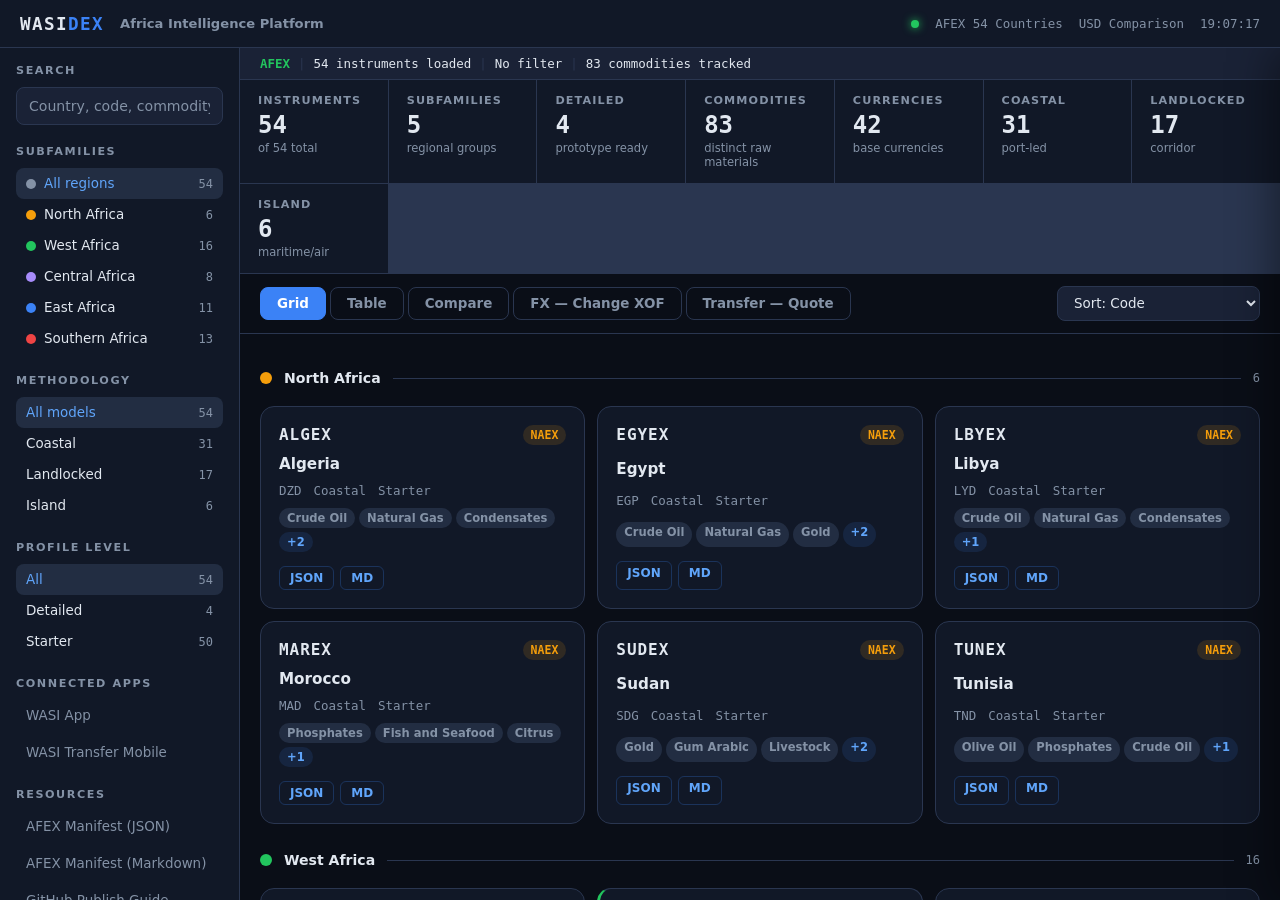
<file: index.html>
<!DOCTYPE html>
<html lang="en">

<head>
  <meta charset="UTF-8">
  <meta name="viewport" content="width=device-width, initial-scale=1.0">
  <title>WASI DEX — Africa Intelligence Platform</title>
  <meta name="description"
    content="WASI DEX is a shareable Africa intelligence website covering 54 AFEX sovereign instruments, export models, and XOF reference FX views.">
  <meta name="theme-color" content="#07131f">
  <meta property="og:title" content="WASI DEX — Africa Intelligence Platform">
  <meta property="og:description"
    content="Explore 54 African export instruments, compare regions, and review XOF reference FX logic in a GitHub-shareable WASI DEX website.">
  <meta property="og:type" content="website">
  <meta property="og:image" content="./preview-card.svg">
  <meta name="twitter:card" content="summary_large_image">
  <link rel="stylesheet" href="./styles.css">
</head>

<body>
  <nav class="topbar">
    <div class="topbar-left">
      <div class="logo">WASI<span class="logo-accent">DEX</span></div>
      <span class="topbar-label">Africa Intelligence Platform</span>
    </div>
    <div class="topbar-right">
      <span class="live-dot"></span>
      <span class="topbar-meta">AFEX 54 Countries</span>
      <span class="topbar-meta">USD Comparison</span>
      <span class="topbar-meta" id="clock"></span>
    </div>
  </nav>

  <div class="platform">
    <aside class="sidebar" id="sidebar">
      <div class="sidebar-section">
        <div class="sidebar-heading">Search</div>
        <input class="search-input" id="search-input" type="text" placeholder="Country, code, commodity...">
      </div>
      <div class="sidebar-section">
        <div class="sidebar-heading">Subfamilies</div>
        <div id="subfamily-nav"></div>
      </div>
      <div class="sidebar-section">
        <div class="sidebar-heading">Methodology</div>
        <div id="model-nav"></div>
      </div>
      <div class="sidebar-section">
        <div class="sidebar-heading">Profile Level</div>
        <div id="profile-nav"></div>
      </div>
      <div class="sidebar-section">
        <div class="sidebar-heading">Connected Apps</div>
        <a class="nav-link" href="./wasi-app.html">WASI App</a>
        <a class="nav-link" href="./wasi-transfer-app.html">WASI Transfer Mobile</a>
      </div>
      <div class="sidebar-section">
        <div class="sidebar-heading">Resources</div>
        <a class="nav-link" href="./exports/afex_all54_manifest.json" target="_blank">AFEX Manifest (JSON)</a>
        <a class="nav-link" href="./exports/afex_all54_manifest.md" target="_blank">AFEX Manifest (Markdown)</a>
        <a class="nav-link" href="./README.md" target="_blank">GitHub Publish Guide</a>
      </div>
    </aside>

    <main class="main-content">
      <section class="terminal-bar">
        <div class="terminal-row">
          <span class="terminal-label">AFEX</span>
          <span class="terminal-separator">|</span>
          <span id="terminal-count">54 instruments loaded</span>
          <span class="terminal-separator">|</span>
          <span id="terminal-filter">No filter</span>
          <span class="terminal-separator">|</span>
          <span id="terminal-commodities">0 commodities tracked</span>
        </div>
      </section>

      <section class="kpi-strip" id="kpi-strip"></section>

      <section class="view-controls">
        <div class="view-tabs">
          <button class="view-tab active" data-view="grid">Grid</button>
          <button class="view-tab" data-view="table">Table</button>
          <button class="view-tab" data-view="compare">Compare</button>
          <button class="view-tab" data-view="fx">FX — Change XOF</button>
          <button class="view-tab" data-view="transfer">Transfer — Quote</button>
        </div>
        <div class="sort-controls">
          <select class="sort-select" id="sort-select">
            <option value="code">Sort: Code</option>
            <option value="country">Sort: Country</option>
            <option value="subfamily">Sort: Region</option>
            <option value="model">Sort: Model</option>
            <option value="commodities">Sort: Commodity count</option>
          </select>
        </div>
      </section>

      <section class="content-area" id="content-area"></section>

      <section class="detail-drawer hidden" id="detail-drawer">
        <div class="drawer-header">
          <h2 id="drawer-title"></h2>
          <button class="drawer-close" id="drawer-close">&times;</button>
        </div>
        <div class="drawer-body" id="drawer-body"></div>
      </section>
    </main>
  </div>

  <script src="./app.js"></script>
</body>

</html>
</file>
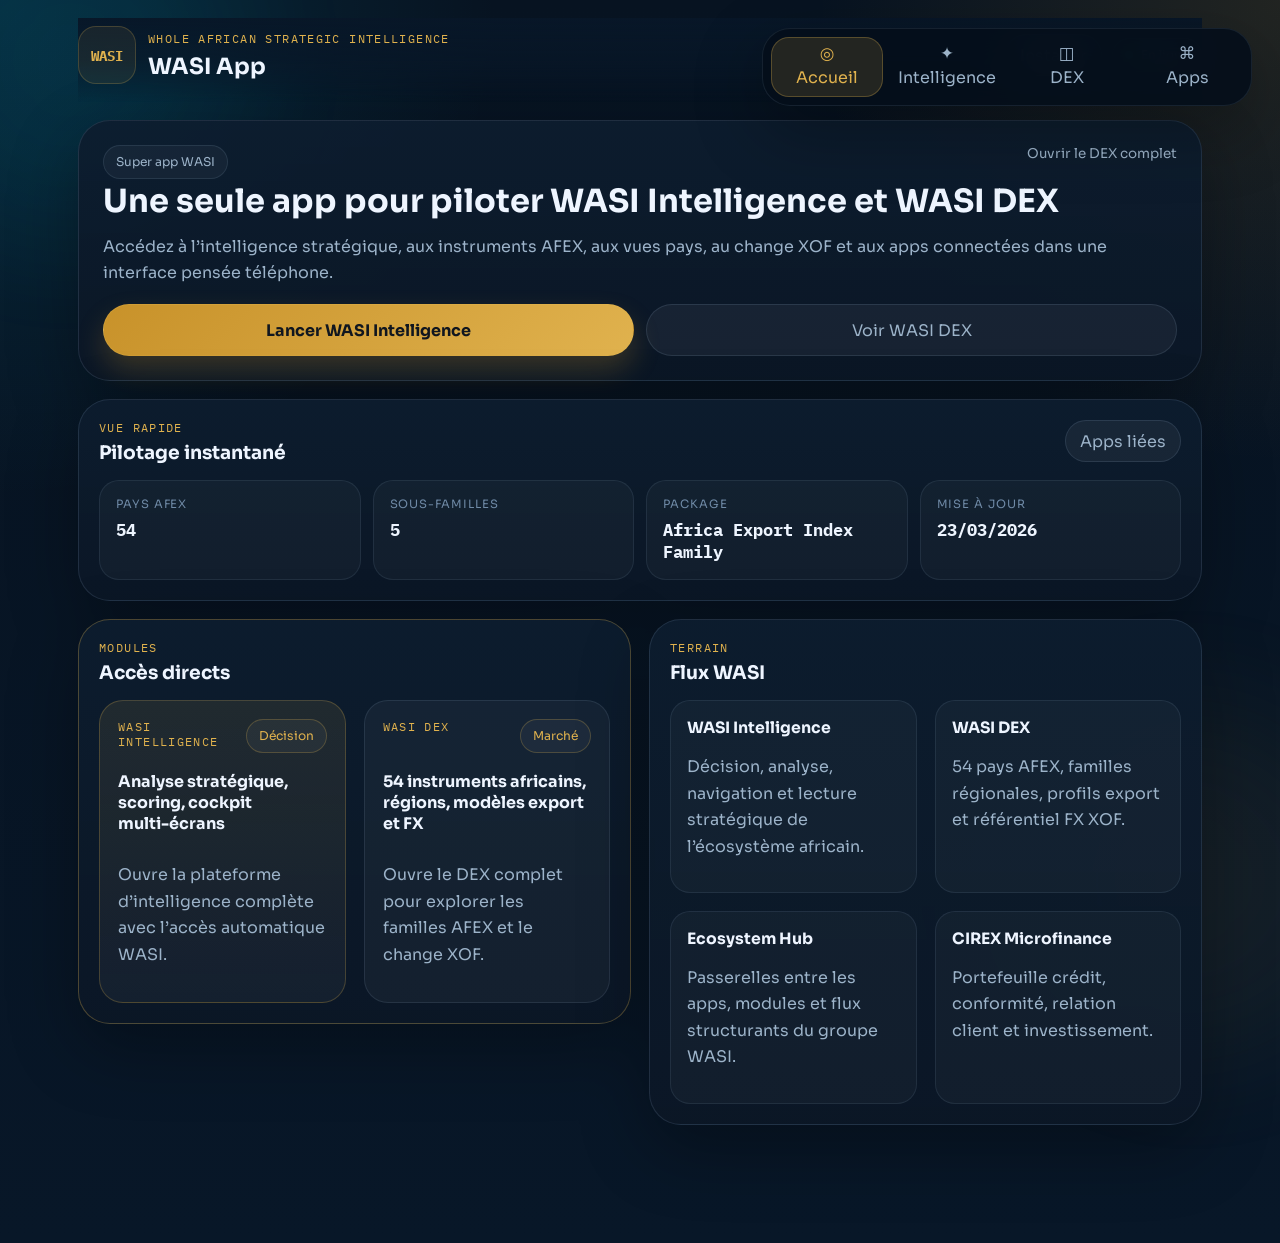
<file: wasi-app.html>
<!DOCTYPE html>
<html lang="fr">
<head>
  <meta charset="UTF-8">
  <meta name="viewport" content="width=device-width, initial-scale=1.0, viewport-fit=cover">
  <meta name="theme-color" content="#081728">
  <meta name="apple-mobile-web-app-capable" content="yes">
  <meta name="apple-mobile-web-app-status-bar-style" content="black-translucent">
  <meta name="apple-mobile-web-app-title" content="WASI App">
  <title>WASI App</title>
  <link rel="manifest" href="./wasi-app.webmanifest">
  <link rel="preconnect" href="https://fonts.googleapis.com">
  <link rel="preconnect" href="https://fonts.gstatic.com" crossorigin>
  <link href="https://fonts.googleapis.com/css2?family=IBM+Plex+Mono:wght@400;500;600;700&family=Sora:wght@400;500;600;700;800&display=swap" rel="stylesheet">
  <link rel="stylesheet" href="./wasi-app.css">
</head>
<body>
  <div class="page-orb orb-a"></div>
  <div class="page-orb orb-b"></div>

  <div class="app-shell">
    <header class="app-header">
      <div class="brand-lockup">
        <a class="brand-mark" href="./index.html">WASI</a>
        <div>
          <div class="eyebrow">Whole African Strategic Intelligence</div>
          <h1>WASI App</h1>
        </div>
      </div>
      <div class="header-actions">
        <button class="chip-btn" id="install-btn" type="button" hidden>Installer</button>
        <div class="status-chip" id="network-status">En ligne</div>
      </div>
    </header>

    <main class="app-main">
      <section class="hero-card">
        <div class="hero-topline">
          <span class="hero-chip">Super app WASI</span>
          <a class="hero-link" href="./index.html">Ouvrir le DEX complet</a>
        </div>
        <h2>Une seule app pour piloter WASI Intelligence et WASI DEX</h2>
        <p>
          Accédez à l’intelligence stratégique, aux instruments AFEX, aux vues pays, au
          change XOF et aux apps connectées dans une interface pensée téléphone.
        </p>
        <div class="hero-actions">
          <button class="primary-btn" data-jump-screen="intelligence" type="button">Lancer WASI Intelligence</button>
          <button class="ghost-btn" data-jump-screen="dex" type="button">Voir WASI DEX</button>
        </div>
      </section>

      <section class="screen active" id="screen-home">
        <article class="section-card">
          <div class="section-header">
            <div>
              <div class="eyebrow">Vue rapide</div>
              <h3>Pilotage instantané</h3>
            </div>
            <button class="inline-chip" data-jump-screen="apps" type="button">Apps liées</button>
          </div>
          <div class="metric-grid" id="overview-metrics"></div>
        </article>

        <article class="section-card spotlight">
          <div class="section-header">
            <div>
              <div class="eyebrow">Modules</div>
              <h3>Accès directs</h3>
            </div>
          </div>
          <div class="module-grid">
            <button class="module-card module-primary" data-open-module="intelligence" type="button">
              <div class="module-head">
                <span class="module-kicker">WASI Intelligence</span>
                <span class="module-badge">Décision</span>
              </div>
              <strong>Analyse stratégique, scoring, cockpit multi-écrans</strong>
              <p>Ouvre la plateforme d’intelligence complète avec l’accès automatique WASI.</p>
            </button>

            <button class="module-card" data-open-module="dex" type="button">
              <div class="module-head">
                <span class="module-kicker">WASI DEX</span>
                <span class="module-badge">Marché</span>
              </div>
              <strong>54 instruments africains, régions, modèles export et FX</strong>
              <p>Ouvre le DEX complet pour explorer les familles AFEX et le change XOF.</p>
            </button>
          </div>
        </article>

        <article class="section-card">
          <div class="section-header">
            <div>
              <div class="eyebrow">Terrain</div>
              <h3>Flux WASI</h3>
            </div>
          </div>
          <div class="timeline-strip" id="timeline-strip"></div>
        </article>
      </section>

      <section class="screen" id="screen-intelligence">
        <article class="section-card">
          <div class="section-header">
            <div>
              <div class="eyebrow">WASI Intelligence</div>
              <h3>Cockpit stratégique</h3>
            </div>
          </div>
          <div class="detail-stack">
            <div class="detail-card">
              <strong>Ce que vous obtenez</strong>
              <p>
                Une lecture transversale de l’Afrique: scoring pays, navigation multi-modules,
                intelligence bancaire, marchés privés et vues opérationnelles WASI.
              </p>
            </div>
            <div class="detail-card">
              <strong>Mode recommandé</strong>
              <p>Utilisez WASI Intelligence pour les décisions, puis WASI DEX pour l’exploration détaillée des instruments et des comparaisons FX.</p>
            </div>
          </div>
          <div class="action-row">
            <a class="primary-btn link-btn" href="https://atarawendesidkabore-hash.github.io/wasi-platform/index.html?excel_auto=1" target="_blank" rel="noreferrer">Ouvrir WASI Intelligence</a>
          </div>
        </article>

        <article class="section-card">
          <div class="section-header">
            <div>
              <div class="eyebrow">Processus</div>
              <h3>Chaîne d’analyse</h3>
            </div>
          </div>
          <div class="process-strip" id="process-strip"></div>
        </article>
      </section>

      <section class="screen" id="screen-dex">
        <article class="section-card">
          <div class="section-header">
            <div>
              <div class="eyebrow">WASI DEX</div>
              <h3>Vue synthèse AFEX</h3>
            </div>
            <a class="inline-chip" href="./index.html">DEX complet</a>
          </div>
          <div class="metric-grid" id="dex-metrics"></div>
        </article>

        <article class="section-card">
          <div class="section-header">
            <div>
              <div class="eyebrow">Sous-familles</div>
              <h3>Répartition régionale</h3>
            </div>
          </div>
          <div class="region-grid" id="region-grid"></div>
        </article>

        <article class="section-card">
          <div class="section-header">
            <div>
              <div class="eyebrow">Ressources</div>
              <h3>Fichiers DEX</h3>
            </div>
          </div>
          <div class="detail-stack">
            <a class="detail-card detail-link" href="./exports/afex_all54_manifest.json" target="_blank" rel="noreferrer">
              <strong>Manifest JSON</strong>
              <p>Le package structuré de la famille AFEX et de ses sous-familles.</p>
            </a>
            <a class="detail-card detail-link" href="./exports/afex_all54_manifest.md" target="_blank" rel="noreferrer">
              <strong>Manifest Markdown</strong>
              <p>Version lisible du package pour partage et revue documentaire.</p>
            </a>
          </div>
        </article>
      </section>

      <section class="screen" id="screen-apps">
        <article class="section-card">
          <div class="section-header">
            <div>
              <div class="eyebrow">Écosystème</div>
              <h3>Apps connectées</h3>
            </div>
          </div>
          <div class="module-grid">
            <a class="module-card" href="./wasi-transfer-app.html">
              <div class="module-head">
                <span class="module-kicker">WASI Transfer Mobile</span>
                <span class="module-badge">Transfer</span>
              </div>
              <strong>Devis mobile instantané, paliers tarifaires et corridors Afrique</strong>
              <p>Lancez le module de transfert conçu mobile-first avec un coût WASI inférieur à Wave.</p>
            </a>
            <a class="module-card" href="./ecosystem-hub/index.html">
              <div class="module-head">
                <span class="module-kicker">Ecosystem Hub</span>
                <span class="module-badge">Hub</span>
              </div>
              <strong>Cartographie et orchestration des briques de votre écosystème WASI</strong>
              <p>Retrouvez les passerelles, modules et zones de coordination du réseau.</p>
            </a>
            <a class="module-card" href="./microfinance-app/index.html">
              <div class="module-head">
                <span class="module-kicker">CIREX Microfinance</span>
                <span class="module-badge">Finance</span>
              </div>
              <strong>Portefeuille crédit, conformité et relation client</strong>
              <p>Accédez aux opérations microfinance, au contrôle conformité et au portail client.</p>
            </a>
          </div>
        </article>

        <article class="section-card">
          <div class="section-header">
            <div>
              <div class="eyebrow">Publication</div>
              <h3>Mode application</h3>
            </div>
          </div>
          <div class="detail-stack">
            <div class="detail-card">
              <strong>Installable sur téléphone</strong>
              <p>L’app peut être ajoutée à l’écran d’accueil pour donner un accès direct à WASI Intelligence et WASI DEX.</p>
            </div>
            <div class="detail-card">
              <strong>Usage recommandé</strong>
              <p>Utilisez cet écran comme porte d’entrée mobile, puis basculez dans chaque module selon votre besoin métier.</p>
            </div>
          </div>
        </article>
      </section>
    </main>

    <nav class="bottom-nav" id="bottom-nav">
      <button class="active" data-screen="home" type="button">
        <span class="nav-icon">◎</span>
        <span>Accueil</span>
      </button>
      <button data-screen="intelligence" type="button">
        <span class="nav-icon">✦</span>
        <span>Intelligence</span>
      </button>
      <button data-screen="dex" type="button">
        <span class="nav-icon">◫</span>
        <span>DEX</span>
      </button>
      <button data-screen="apps" type="button">
        <span class="nav-icon">⌘</span>
        <span>Apps</span>
      </button>
    </nav>
  </div>

  <script src="./wasi-app.js"></script>
</body>
</html>
</file>
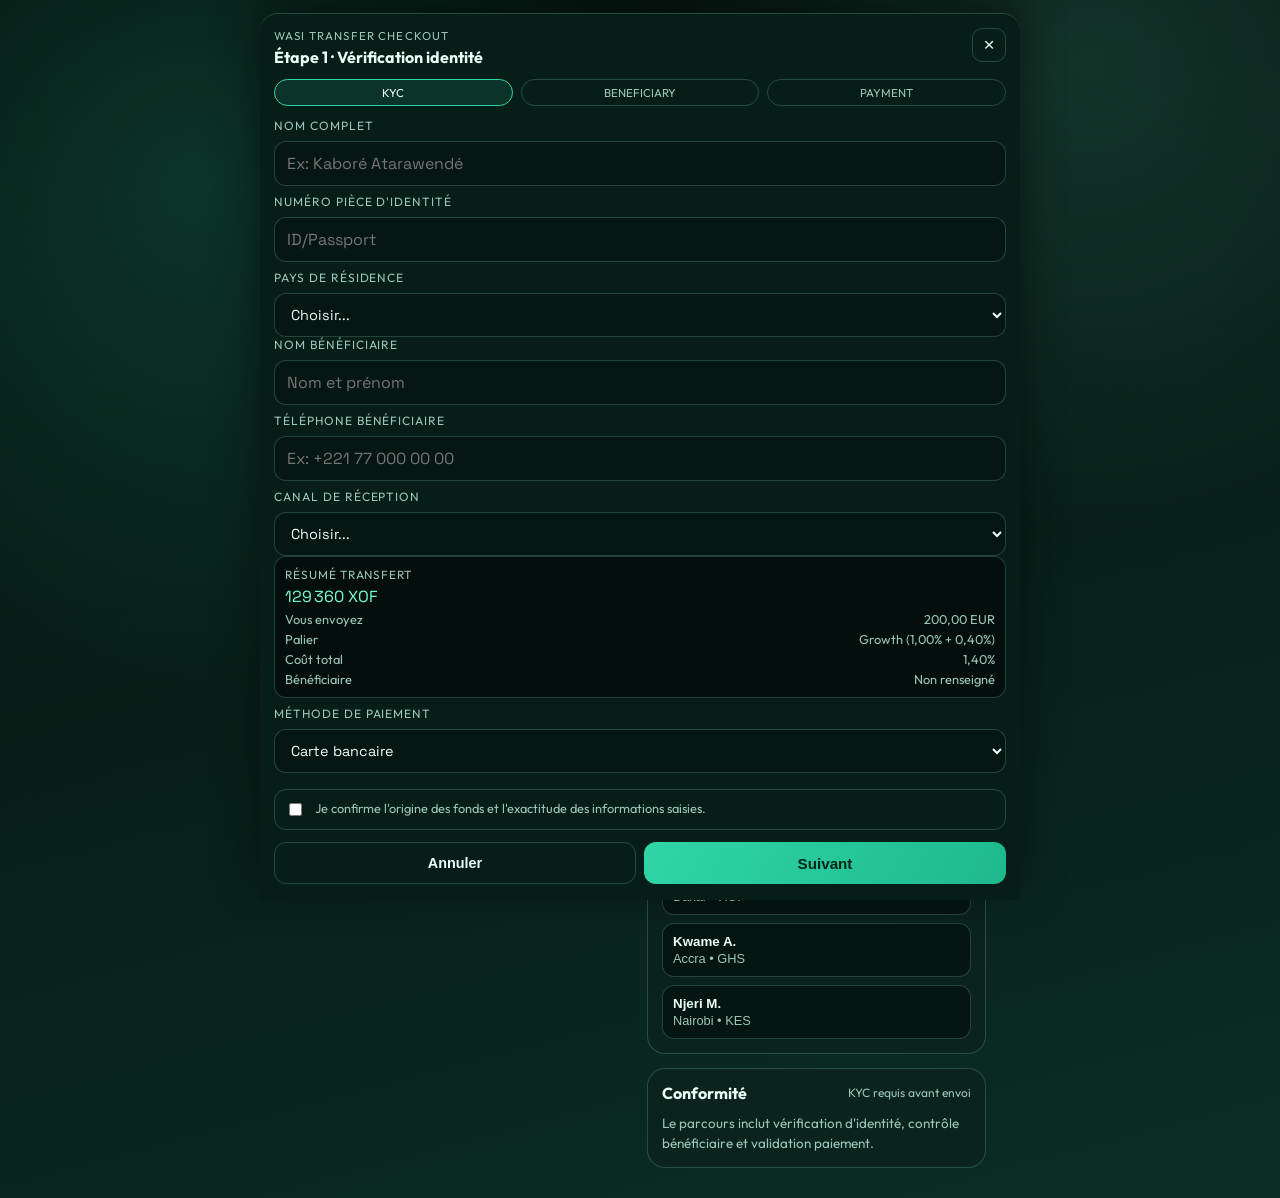
<file: wasi-transfer-app.html>
<!DOCTYPE html>
<html lang="fr">

<head>
    <meta charset="UTF-8">
    <meta name="viewport" content="width=device-width, initial-scale=1.0, viewport-fit=cover">
    <meta name="theme-color" content="#07231d">
    <title>WASI Transfer Mobile</title>
    <link rel="preconnect" href="https://fonts.googleapis.com">
    <link rel="preconnect" href="https://fonts.gstatic.com" crossorigin>
    <link
        href="https://fonts.googleapis.com/css2?family=Outfit:wght@400;500;600;700;800&family=Space+Grotesk:wght@500;700&display=swap"
        rel="stylesheet">
    <link rel="stylesheet" href="./wasi-transfer-app.css">
</head>

<body>
    <div class="grain"></div>
    <main class="app-shell">
        <header class="app-header">
            <a class="back-link" href="./index.html">← WASI DEX</a>
            <div class="brand-row">
                <div class="brand-pill">WASI Transfer</div>
                <div class="live-pill" id="live-status">Live Pricing</div>
            </div>
            <h1>Envoyez de l'argent en Afrique</h1>
            <p class="subtitle">Application mobile de transfert avec barème WASI inférieur à Wave.</p>
        </header>

        <section class="quote-card">
            <div class="section-head">
                <h2>Devis instantané</h2>
                <span class="muted" id="pricing-tier-label">Palier Starter</span>
            </div>

            <label class="field-label" for="send-amount">Vous envoyez</label>
            <div class="send-row">
                <input id="send-amount" class="amount-input" type="number" min="1" max="50000" step="1" value="200">
                <select id="send-currency" class="select-input">
                    <option value="EUR">EUR</option>
                    <option value="USD">USD</option>
                    <option value="GBP">GBP</option>
                    <option value="CAD">CAD</option>
                </select>
            </div>

            <div class="chip-row">
                <button class="chip" data-amount="50" type="button">50</button>
                <button class="chip" data-amount="200" type="button">200</button>
                <button class="chip" data-amount="500" type="button">500</button>
                <button class="chip" data-amount="1000" type="button">1000</button>
            </div>

            <label class="field-label" for="receive-currency">Le bénéficiaire reçoit</label>
            <select id="receive-currency" class="select-input full">
                <option value="XOF">XOF - UEMOA</option>
                <option value="XAF">XAF - CEMAC</option>
                <option value="NGN">NGN - Nigeria</option>
                <option value="GHS">GHS - Ghana</option>
                <option value="KES">KES - Kenya</option>
                <option value="ZAR">ZAR - Afrique du Sud</option>
            </select>

            <div class="result-panel">
                <div class="result-label">Montant reçu estimé</div>
                <div class="result-value" id="receive-amount">-</div>
                <div class="result-sub" id="corridor-rate">-</div>
            </div>

            <div class="breakdown" id="breakdown"></div>

            <button id="continue-btn" class="primary-btn" type="button">Continuer le transfert</button>
        </section>

        <section class="pricing-card">
            <div class="section-head">
                <h2>Barème WASI</h2>
                <span class="muted">Toujours moins cher que Wave</span>
            </div>
            <div class="pricing-grid" id="pricing-grid"></div>
        </section>

        <section class="beneficiaries-card">
            <div class="section-head">
                <h2>Bénéficiaires rapides</h2>
                <a class="mini-link" href="#">Gérer</a>
            </div>
            <div class="beneficiary-list">
                <button class="beneficiary" data-currency="XOF" type="button">
                    <strong>Awa K.</strong><span>Dakar • XOF</span>
                </button>
                <button class="beneficiary" data-currency="GHS" type="button">
                    <strong>Kwame A.</strong><span>Accra • GHS</span>
                </button>
                <button class="beneficiary" data-currency="KES" type="button">
                    <strong>Njeri M.</strong><span>Nairobi • KES</span>
                </button>
            </div>
        </section>

        <section class="compliance-card">
            <div class="section-head">
                <h2>Conformité</h2>
                <span class="muted">KYC requis avant envoi</span>
            </div>
            <p class="compliance-copy">
                Le parcours inclut vérification d'identité, contrôle bénéficiaire et validation paiement.
            </p>
        </section>
    </main>

    <div class="checkout-overlay" id="checkout-overlay" hidden></div>
    <section class="checkout-sheet" id="checkout-sheet" hidden aria-live="polite">
        <header class="sheet-head">
            <div>
                <div class="sheet-kicker">WASI Transfer Checkout</div>
                <h3 id="sheet-title">Étape 1 · Vérification identité</h3>
            </div>
            <button class="sheet-close" id="sheet-close" type="button" aria-label="Fermer">×</button>
        </header>

        <div class="step-progress" id="step-progress"></div>

        <div class="sheet-body">
            <form class="step-panel" id="step-kyc">
                <label class="field-label" for="kyc-fullname">Nom complet</label>
                <input id="kyc-fullname" class="amount-input" type="text" placeholder="Ex: Kaboré Atarawendé" required>

                <label class="field-label" for="kyc-id">Numéro pièce d'identité</label>
                <input id="kyc-id" class="amount-input" type="text" placeholder="ID/Passport" required>

                <label class="field-label" for="kyc-country">Pays de résidence</label>
                <select id="kyc-country" class="select-input full" required>
                    <option value="">Choisir...</option>
                    <option value="FR">France</option>
                    <option value="CA">Canada</option>
                    <option value="UK">Royaume-Uni</option>
                    <option value="US">États-Unis</option>
                </select>
            </form>

            <form class="step-panel" id="step-beneficiary" hidden>
                <label class="field-label" for="bf-name">Nom bénéficiaire</label>
                <input id="bf-name" class="amount-input" type="text" placeholder="Nom et prénom" required>

                <label class="field-label" for="bf-phone">Téléphone bénéficiaire</label>
                <input id="bf-phone" class="amount-input" type="tel" placeholder="Ex: +221 77 000 00 00" required>

                <label class="field-label" for="bf-channel">Canal de réception</label>
                <select id="bf-channel" class="select-input full" required>
                    <option value="">Choisir...</option>
                    <option value="mobile_money">Mobile Money</option>
                    <option value="bank">Compte bancaire</option>
                    <option value="cash">Retrait cash partenaire</option>
                </select>
            </form>

            <div class="step-panel" id="step-payment" hidden>
                <div class="summary-card" id="checkout-summary"></div>

                <label class="field-label" for="pay-method">Méthode de paiement</label>
                <select id="pay-method" class="select-input full">
                    <option value="card">Carte bancaire</option>
                    <option value="bank_transfer">Virement bancaire</option>
                    <option value="wallet">Wallet WASI</option>
                </select>

                <div class="confirm-box">
                    <input id="confirm-risk" type="checkbox">
                    <label for="confirm-risk">Je confirme l'origine des fonds et l'exactitude des informations
                        saisies.</label>
                </div>
            </div>
        </div>

        <footer class="sheet-actions">
            <button class="ghost-btn" id="sheet-prev" type="button">Retour</button>
            <button class="primary-btn" id="sheet-next" type="button">Suivant</button>
        </footer>
    </section>

    <script src="./wasi-transfer-app.js"></script>
</body>

</html>
</file>
<file: styles.css>
:root {
  --bg: #0a0e17;
  --surface: #111827;
  --surface2: #1a2236;
  --surface3: #222d42;
  --border: #2a3650;
  --text: #e2e8f0;
  --muted: #8492a6;
  --accent: #3b82f6;
  --accent2: #60a5fa;
  --green: #22c55e;
  --green-dim: rgba(34, 197, 94, 0.15);
  --amber: #f59e0b;
  --amber-dim: rgba(245, 158, 11, 0.15);
  --red: #ef4444;
  --purple: #a78bfa;
  --cyan: #22d3ee;
  --naex: #f59e0b;
  --waex: #22c55e;
  --caex: #a78bfa;
  --eaex: #3b82f6;
  --saex: #ef4444;
  --font: "Segoe UI", system-ui, -apple-system, sans-serif;
  --mono: "Cascadia Code", "Fira Code", "Consolas", monospace;
}

* {
  box-sizing: border-box;
  margin: 0;
  padding: 0;
}

body {
  font-family: var(--font);
  background: var(--bg);
  color: var(--text);
}

a {
  color: var(--accent2);
  text-decoration: none;
}

a:hover {
  text-decoration: underline;
}

/* Topbar */
.topbar {
  display: flex;
  justify-content: space-between;
  align-items: center;
  padding: 0 20px;
  height: 48px;
  background: var(--surface);
  border-bottom: 1px solid var(--border);
  position: sticky;
  top: 0;
  z-index: 100;
}

.topbar-left {
  display: flex;
  align-items: center;
  gap: 16px;
}

.topbar-right {
  display: flex;
  align-items: center;
  gap: 16px;
}

.logo {
  font-family: var(--mono);
  font-weight: 800;
  font-size: 1.1rem;
  letter-spacing: 0.08em;
}

.logo-accent {
  color: var(--accent);
}

.topbar-label {
  color: var(--muted);
  font-size: 0.82rem;
  font-weight: 600;
}

.topbar-meta {
  color: var(--muted);
  font-size: 0.78rem;
  font-family: var(--mono);
}

.live-dot {
  width: 8px;
  height: 8px;
  border-radius: 50%;
  background: var(--green);
  box-shadow: 0 0 8px var(--green);
  animation: pulse 2s infinite;
}

@keyframes pulse {

  0%,
  100% {
    opacity: 1;
  }

  50% {
    opacity: 0.4;
  }
}

/* Platform layout */
.platform {
  display: grid;
  grid-template-columns: 240px 1fr;
  height: calc(100vh - 48px);
}

/* Sidebar */
.sidebar {
  background: var(--surface);
  border-right: 1px solid var(--border);
  padding: 16px;
  overflow-y: auto;
  display: grid;
  align-content: start;
  gap: 20px;
}

.sidebar-section {
  display: grid;
  gap: 6px;
}

.sidebar-heading {
  font-size: 0.7rem;
  font-weight: 700;
  text-transform: uppercase;
  letter-spacing: 0.14em;
  color: var(--muted);
  padding-bottom: 4px;
}

.search-input {
  background: var(--surface2);
  border: 1px solid var(--border);
  border-radius: 8px;
  padding: 10px 12px;
  color: var(--text);
  font-size: 0.88rem;
  font-family: var(--font);
  outline: none;
  width: 100%;
}

.search-input:focus {
  border-color: var(--accent);
}

.search-input::placeholder {
  color: var(--muted);
}

.nav-btn {
  display: flex;
  align-items: center;
  gap: 8px;
  padding: 8px 10px;
  border-radius: 8px;
  border: none;
  background: transparent;
  color: var(--text);
  font-size: 0.84rem;
  font-family: var(--font);
  cursor: pointer;
  width: 100%;
  text-align: left;
}

.nav-btn:hover {
  background: var(--surface2);
}

.nav-btn.active {
  background: var(--surface3);
  color: var(--accent2);
}

.nav-btn .nav-dot {
  width: 10px;
  height: 10px;
  border-radius: 50%;
  flex-shrink: 0;
}

.nav-btn .nav-count {
  margin-left: auto;
  font-family: var(--mono);
  font-size: 0.75rem;
  color: var(--muted);
}

.nav-link {
  display: block;
  padding: 8px 10px;
  border-radius: 8px;
  font-size: 0.84rem;
  color: var(--muted);
}

.nav-link:hover {
  background: var(--surface2);
  color: var(--text);
  text-decoration: none;
}

/* Main content */
.main-content {
  overflow-y: auto;
  display: grid;
  align-content: start;
  gap: 0;
}

/* Terminal bar */
.terminal-bar {
  background: var(--surface2);
  border-bottom: 1px solid var(--border);
  padding: 8px 20px;
  font-family: var(--mono);
  font-size: 0.78rem;
}

.terminal-row {
  display: flex;
  gap: 8px;
  align-items: center;
}

.terminal-label {
  color: var(--green);
  font-weight: 700;
}

.terminal-separator {
  color: var(--border);
}

/* KPI strip */
.kpi-strip {
  display: grid;
  grid-template-columns: repeat(auto-fit, minmax(140px, 1fr));
  gap: 1px;
  background: var(--border);
  border-bottom: 1px solid var(--border);
}

.kpi-card {
  background: var(--surface);
  padding: 14px 18px;
}

.kpi-label {
  font-size: 0.7rem;
  font-weight: 600;
  text-transform: uppercase;
  letter-spacing: 0.1em;
  color: var(--muted);
}

.kpi-value {
  font-size: 1.5rem;
  font-weight: 800;
  margin-top: 4px;
  font-family: var(--mono);
}

.kpi-note {
  font-size: 0.72rem;
  color: var(--muted);
  margin-top: 2px;
}

/* View controls */
.view-controls {
  display: flex;
  justify-content: space-between;
  align-items: center;
  padding: 12px 20px;
  border-bottom: 1px solid var(--border);
}

.view-tabs {
  display: flex;
  gap: 4px;
}

.view-tab {
  padding: 8px 16px;
  border-radius: 8px;
  border: 1px solid var(--border);
  background: transparent;
  color: var(--muted);
  font-size: 0.84rem;
  font-weight: 600;
  font-family: var(--font);
  cursor: pointer;
}

.view-tab:hover {
  color: var(--text);
  border-color: var(--muted);
}

.view-tab.active {
  background: var(--accent);
  color: #fff;
  border-color: var(--accent);
}

.sort-select {
  background: var(--surface2);
  border: 1px solid var(--border);
  border-radius: 8px;
  padding: 8px 12px;
  color: var(--text);
  font-family: var(--font);
  font-size: 0.84rem;
}

/* Content area */
.content-area {
  padding: 20px;
}

/* Grid view */
.instrument-grid {
  display: grid;
  grid-template-columns: repeat(auto-fill, minmax(280px, 1fr));
  gap: 12px;
}

.instrument-card {
  background: var(--surface);
  border: 1px solid var(--border);
  border-radius: 14px;
  padding: 18px;
  cursor: pointer;
  transition: border-color 0.15s, box-shadow 0.15s;
  display: grid;
  gap: 10px;
}

.instrument-card:hover {
  border-color: var(--accent);
  box-shadow: 0 0 20px rgba(59, 130, 246, 0.1);
}

.instrument-card.detailed {
  border-left: 3px solid var(--green);
}

.card-topline {
  display: flex;
  justify-content: space-between;
  align-items: start;
}

.card-code {
  font-family: var(--mono);
  font-weight: 800;
  font-size: 1rem;
  letter-spacing: 0.06em;
}

.card-subfamily {
  font-family: var(--mono);
  font-size: 0.72rem;
  font-weight: 700;
  padding: 3px 8px;
  border-radius: 999px;
}

.card-country {
  font-weight: 600;
  font-size: 0.95rem;
}

.card-meta {
  display: flex;
  gap: 12px;
  font-size: 0.78rem;
  color: var(--muted);
  font-family: var(--mono);
}

.card-commodities {
  display: flex;
  gap: 4px;
  flex-wrap: wrap;
}

.commodity-tag {
  background: var(--surface3);
  color: var(--muted);
  border-radius: 999px;
  padding: 3px 8px;
  font-size: 0.72rem;
  font-weight: 600;
}

.commodity-tag.overflow {
  color: var(--accent2);
  background: rgba(59, 130, 246, 0.12);
}

.card-actions {
  display: flex;
  gap: 6px;
  margin-top: 4px;
}

.card-link {
  font-size: 0.75rem;
  font-weight: 700;
  color: var(--accent2);
  padding: 4px 10px;
  border: 1px solid rgba(59, 130, 246, 0.25);
  border-radius: 6px;
}

.card-link:hover {
  background: rgba(59, 130, 246, 0.1);
  text-decoration: none;
}

/* Table view */
.instrument-table {
  width: 100%;
  border-collapse: collapse;
  font-size: 0.84rem;
}

.instrument-table th {
  text-align: left;
  padding: 10px 14px;
  font-size: 0.72rem;
  font-weight: 700;
  text-transform: uppercase;
  letter-spacing: 0.1em;
  color: var(--muted);
  border-bottom: 2px solid var(--border);
  position: sticky;
  top: 0;
  background: var(--bg);
  cursor: pointer;
}

.instrument-table th:hover {
  color: var(--text);
}

.instrument-table td {
  padding: 10px 14px;
  border-bottom: 1px solid var(--border);
  vertical-align: middle;
}

.instrument-table tr {
  cursor: pointer;
}

.instrument-table tr:hover td {
  background: var(--surface2);
}

.table-code {
  font-family: var(--mono);
  font-weight: 700;
  color: var(--accent2);
}

.table-badge {
  display: inline-block;
  padding: 2px 8px;
  border-radius: 999px;
  font-size: 0.72rem;
  font-weight: 700;
}

.badge-detailed {
  background: var(--green-dim);
  color: var(--green);
}

.badge-starter {
  background: var(--amber-dim);
  color: var(--amber);
}

/* Compare view */
.compare-slots {
  display: grid;
  grid-template-columns: 1fr 1fr;
  gap: 20px;
  margin-bottom: 20px;
}

.compare-slot {
  background: var(--surface);
  border: 2px dashed var(--border);
  border-radius: 14px;
  padding: 20px;
  min-height: 200px;
}

.compare-slot.filled {
  border-style: solid;
  border-color: var(--accent);
}

.compare-slot-label {
  font-size: 0.72rem;
  font-weight: 700;
  text-transform: uppercase;
  letter-spacing: 0.12em;
  color: var(--muted);
  margin-bottom: 12px;
}

.compare-select {
  background: var(--surface2);
  border: 1px solid var(--border);
  border-radius: 8px;
  padding: 10px 12px;
  color: var(--text);
  font-family: var(--font);
  font-size: 0.88rem;
  width: 100%;
  margin-bottom: 16px;
}

.compare-detail {
  display: grid;
  gap: 10px;
}

.compare-row {
  display: flex;
  justify-content: space-between;
  padding: 8px 12px;
  background: var(--surface2);
  border-radius: 8px;
  font-size: 0.84rem;
}

.compare-row span {
  color: var(--muted);
}

.compare-row strong {
  color: var(--text);
}

.compare-commodities {
  display: flex;
  gap: 4px;
  flex-wrap: wrap;
  margin-top: 8px;
}

/* Detail drawer */
.detail-drawer {
  position: fixed;
  top: 48px;
  right: 0;
  width: 520px;
  height: calc(100vh - 48px);
  background: var(--surface);
  border-left: 1px solid var(--border);
  z-index: 90;
  overflow-y: auto;
  box-shadow: -8px 0 40px rgba(0, 0, 0, 0.4);
  transition: transform 0.2s ease;
}

.detail-drawer.hidden {
  transform: translateX(100%);
}

.drawer-header {
  display: flex;
  justify-content: space-between;
  align-items: center;
  padding: 20px;
  border-bottom: 1px solid var(--border);
  position: sticky;
  top: 0;
  background: var(--surface);
}

.drawer-header h2 {
  font-family: var(--mono);
  font-size: 1.1rem;
}

.drawer-close {
  background: none;
  border: none;
  color: var(--muted);
  font-size: 1.5rem;
  cursor: pointer;
}

.drawer-close:hover {
  color: var(--text);
}

.drawer-body {
  padding: 20px;
  display: grid;
  gap: 20px;
}

.drawer-section {
  display: grid;
  gap: 8px;
}

.drawer-section-title {
  font-size: 0.7rem;
  font-weight: 700;
  text-transform: uppercase;
  letter-spacing: 0.14em;
  color: var(--muted);
}

.drawer-field {
  display: flex;
  justify-content: space-between;
  padding: 8px 12px;
  background: var(--surface2);
  border-radius: 8px;
  font-size: 0.84rem;
}

.drawer-field span {
  color: var(--muted);
}

.drawer-field strong {
  color: var(--text);
  text-align: right;
  max-width: 60%;
}

.drawer-commodities {
  display: flex;
  gap: 6px;
  flex-wrap: wrap;
}

.drawer-commodity {
  background: var(--surface3);
  color: var(--text);
  border-radius: 999px;
  padding: 6px 12px;
  font-size: 0.8rem;
  font-weight: 600;
}

.drawer-links {
  display: flex;
  gap: 8px;
  flex-wrap: wrap;
}

.drawer-link {
  padding: 10px 16px;
  border: 1px solid var(--accent);
  border-radius: 8px;
  color: var(--accent2);
  font-weight: 700;
  font-size: 0.84rem;
}

.drawer-link:hover {
  background: rgba(59, 130, 246, 0.1);
  text-decoration: none;
}

/* Region headers in grid */
.region-divider {
  grid-column: 1 / -1;
  display: flex;
  align-items: center;
  gap: 12px;
  padding: 8px 0;
  margin-top: 8px;
}

.region-divider-dot {
  width: 12px;
  height: 12px;
  border-radius: 50%;
  flex-shrink: 0;
}

.region-divider-label {
  font-weight: 700;
  font-size: 0.88rem;
}

.region-divider-line {
  flex: 1;
  height: 1px;
  background: var(--border);
}

.region-divider-count {
  font-family: var(--mono);
  font-size: 0.75rem;
  color: var(--muted);
}

/* Responsive */
@media (max-width: 900px) {
  .platform {
    grid-template-columns: 1fr;
  }

  .sidebar {
    display: none;
  }

  .compare-slots {
    grid-template-columns: 1fr;
  }

  .detail-drawer {
    width: 100%;
  }
}

/* ── FX View ─────────────────────────────────────────────────────────────── */
.fx-wrapper {
  padding: 0 0 32px 0;
}

.fx-header {
  display: flex;
  align-items: flex-start;
  justify-content: space-between;
  gap: 24px;
  margin-bottom: 12px;
  flex-wrap: wrap;
}

.fx-title {
  font-size: 1.2rem;
  font-weight: 700;
  color: var(--text);
  letter-spacing: 0.02em;
}

.fx-subtitle {
  font-size: 0.78rem;
  color: var(--muted);
  margin-top: 4px;
}

.fx-sync-line {
  display: flex;
  align-items: center;
  gap: 10px;
  margin-top: 10px;
  flex-wrap: wrap;
}

.fx-sync-status {
  display: inline-flex;
  align-items: center;
  gap: 8px;
  padding: 6px 10px;
  border-radius: 999px;
  font-size: 0.74rem;
  font-weight: 600;
  border: 1px solid var(--border);
  background: var(--card);
  color: var(--muted);
}

.fx-sync-status.live {
  color: #22c55e;
  border-color: rgba(34, 197, 94, 0.35);
  background: rgba(34, 197, 94, 0.08);
}

.fx-sync-status.cache {
  color: #f59e0b;
  border-color: rgba(245, 158, 11, 0.35);
  background: rgba(245, 158, 11, 0.08);
}

.fx-sync-status.fallback {
  color: #94a3b8;
  border-color: rgba(148, 163, 184, 0.3);
  background: rgba(148, 163, 184, 0.08);
}

.fx-sync-status.sync {
  color: #60a5fa;
  border-color: rgba(96, 165, 250, 0.35);
  background: rgba(96, 165, 250, 0.08);
}

.fx-refresh-btn {
  background: var(--card);
  border: 1px solid var(--border);
  color: var(--text);
  border-radius: 999px;
  padding: 7px 12px;
  font-family: var(--font);
  font-size: 0.76rem;
  font-weight: 700;
}

.fx-refresh-btn:hover:not(:disabled) {
  border-color: var(--accent);
  color: var(--accent2);
}

.fx-refresh-btn:disabled {
  opacity: 0.65;
  cursor: wait;
}

.fx-disclaimer {
  font-size: 0.76rem;
  color: #ef444488;
  background: #ef444411;
  border: 1px solid #ef444430;
  border-radius: 6px;
  padding: 8px 12px;
  margin-bottom: 20px;
}

.fx-converter-block {
  background: var(--card);
  border: 1px solid var(--border);
  border-radius: 10px;
  padding: 14px 18px;
  min-width: 380px;
}

.fx-converter-label {
  font-size: 0.75rem;
  color: var(--muted);
  text-transform: uppercase;
  letter-spacing: 0.07em;
  margin-bottom: 8px;
}

.fx-converter-row {
  display: flex;
  align-items: center;
  gap: 8px;
  flex-wrap: wrap;
}

.fx-input {
  background: var(--bg);
  border: 1px solid var(--border);
  color: var(--text);
  border-radius: 6px;
  padding: 6px 10px;
  font-family: var(--mono);
  font-size: 0.9rem;
  width: 80px;
}

.fx-select {
  background: var(--bg);
  border: 1px solid var(--border);
  color: var(--text);
  border-radius: 6px;
  padding: 6px 8px;
  font-size: 0.82rem;
  flex: 1;
  min-width: 140px;
}

.fx-arrow {
  color: var(--muted);
  font-size: 1rem;
}

.fx-result {
  font-family: var(--mono);
  font-size: 1.05rem;
  font-weight: 700;
  color: #22c55e;
  min-width: 70px;
  text-align: right;
}

.fx-result-label {
  font-size: 0.82rem;
  color: var(--muted);
}

.fx-converter-note {
  font-size: 0.75rem;
  color: var(--muted);
  margin-top: 6px;
  font-family: var(--mono);
}

.fx-region-block {
  margin-bottom: 24px;
}

.fx-region-header {
  display: flex;
  align-items: center;
  justify-content: space-between;
  margin-bottom: 8px;
}

.fx-region-count {
  font-size: 0.75rem;
  color: var(--muted);
  font-family: var(--mono);
}

.fx-table {
  width: 100%;
  border-collapse: collapse;
  font-size: 0.82rem;
}

.fx-table thead th {
  background: var(--card);
  color: var(--muted);
  font-size: 0.72rem;
  text-transform: uppercase;
  letter-spacing: 0.06em;
  padding: 8px 10px;
  text-align: left;
  border-bottom: 1px solid var(--border);
  white-space: nowrap;
}

.fx-table th.fx-num,
.fx-table td.fx-num {
  text-align: right;
}

.fx-table tbody tr {
  border-bottom: 1px solid var(--border);
  transition: background 0.15s;
}

.fx-table tbody tr:hover {
  background: var(--card);
}

.fx-base-row {
  background: #22c55e08;
}

.fx-table td {
  padding: 9px 10px;
  vertical-align: middle;
}

.fx-code {
  font-family: var(--mono);
  font-weight: 700;
  font-size: 0.88rem;
  color: var(--text);
  background: var(--card);
  border: 1px solid var(--border);
  border-radius: 4px;
  padding: 2px 6px;
}

.fx-name {
  color: var(--text);
}

.fx-countries {
  color: var(--muted);
  font-size: 0.78rem;
  max-width: 200px;
}

.fx-rate,
.fx-inv {
  font-family: var(--mono);
  font-size: 0.82rem;
}

.fx-rate {
  color: #22c55e;
}

.fx-inv {
  color: #94a3b8;
}

/* ── Transfer widget ─────────────────────────────────────────────────────── */
.tr-wrapper {
  padding: 24px 20px;
  display: grid;
  gap: 24px;
  max-width: 960px;
}

.tr-header {
  display: grid;
  gap: 4px;
}

.tr-title {
  font-size: 1.2rem;
  font-weight: 800;
  font-family: var(--mono);
  display: flex;
  align-items: center;
  gap: 10px;
}

.tr-beta {
  font-size: 0.65rem;
  font-weight: 700;
  text-transform: uppercase;
  letter-spacing: 0.1em;
  background: var(--amber-dim);
  color: var(--amber);
  border: 1px solid var(--amber);
  border-radius: 4px;
  padding: 2px 6px;
}

.tr-subtitle {
  font-size: 0.84rem;
  color: var(--muted);
}

.tr-layout {
  display: grid;
  grid-template-columns: 320px 1fr;
  gap: 16px;
  align-items: start;
}

@media (max-width: 700px) {
  .tr-layout {
    grid-template-columns: 1fr;
  }
}

/* Form panel */
.tr-form-panel {
  background: var(--surface);
  border: 1px solid var(--border);
  border-radius: 12px;
  padding: 20px;
  display: grid;
  gap: 14px;
}

.tr-field {
  display: grid;
  gap: 6px;
}

.tr-label {
  font-size: 0.72rem;
  font-weight: 700;
  text-transform: uppercase;
  letter-spacing: 0.12em;
  color: var(--muted);
}

.tr-input-row {
  display: flex;
  gap: 8px;
}

.tr-input {
  flex: 1;
  min-width: 0;
  background: var(--surface2);
  border: 1px solid var(--border);
  border-radius: 8px;
  padding: 10px 12px;
  color: var(--text);
  font-size: 1rem;
  font-family: var(--mono);
  outline: none;
}

.tr-input:focus {
  border-color: var(--accent);
}

.tr-select {
  background: var(--surface2);
  border: 1px solid var(--border);
  border-radius: 8px;
  padding: 10px 10px;
  color: var(--text);
  font-size: 0.84rem;
  font-family: var(--font);
  outline: none;
  cursor: pointer;
}

.tr-select:focus {
  border-color: var(--accent);
}

.tr-select-full {
  width: 100%;
}

.tr-arrow {
  text-align: center;
  font-size: 1.4rem;
  color: var(--accent);
  line-height: 1;
  padding: 4px 0;
}

.tr-rate-note {
  font-size: 0.78rem;
  color: var(--muted);
  background: var(--surface2);
  border-radius: 8px;
  padding: 8px 12px;
  border: 1px solid var(--border);
}

.tr-rate-note strong {
  color: var(--accent2);
}

/* Quote panel */
.tr-quote-panel {
  background: var(--surface);
  border: 1px solid var(--border);
  border-radius: 12px;
  padding: 20px;
  display: grid;
  gap: 16px;
  align-content: start;
}

.tr-quote-placeholder {
  color: var(--muted);
  font-size: 0.88rem;
  padding: 24px 0;
  text-align: center;
}

.tr-quote-main {
  display: grid;
  gap: 4px;
  padding-bottom: 16px;
  border-bottom: 1px solid var(--border);
}

.tr-quote-label {
  font-size: 0.72rem;
  font-weight: 700;
  text-transform: uppercase;
  letter-spacing: 0.12em;
  color: var(--muted);
}

.tr-quote-value {
  font-size: 1.8rem;
  font-weight: 800;
  font-family: var(--mono);
  color: var(--green);
}

.tr-breakdown {
  display: grid;
  gap: 6px;
}

.tr-brow {
  display: flex;
  justify-content: space-between;
  font-size: 0.82rem;
  padding: 5px 8px;
  border-radius: 6px;
  color: var(--muted);
}

.tr-brow span:last-child {
  font-family: var(--mono);
  color: var(--text);
}

.tr-brow.deduct span:last-child {
  color: var(--red);
}

.tr-brow.total {
  background: var(--surface2);
  color: var(--text);
  font-weight: 700;
  border: 1px solid var(--border);
}

.tr-brow.total span:last-child {
  color: var(--amber);
}

/* Comparison */
.tr-comparison {
  display: grid;
  gap: 6px;
}

.tr-comp-title {
  font-size: 0.72rem;
  font-weight: 700;
  text-transform: uppercase;
  letter-spacing: 0.1em;
  color: var(--muted);
  padding-top: 8px;
  border-top: 1px solid var(--border);
  margin-bottom: 2px;
}

.tr-comp-row {
  display: flex;
  align-items: center;
  gap: 8px;
  padding: 7px 10px;
  border-radius: 8px;
  border: 1px solid var(--border);
  font-size: 0.82rem;
}

.tr-comp-row.wasi {
  border-color: var(--green);
  background: var(--green-dim);
}

.tr-comp-name {
  flex: 1;
  color: var(--muted);
}

.tr-comp-row.wasi .tr-comp-name {
  color: var(--text);
  font-weight: 700;
}

.tr-comp-amount {
  font-family: var(--mono);
  margin-right: 4px;
}

.tr-cost-badge {
  font-family: var(--mono);
  font-size: 0.72rem;
  font-weight: 700;
  padding: 2px 6px;
  border-radius: 4px;
  white-space: nowrap;
}

.tr-cost-badge.high {
  background: rgba(239, 68, 68, 0.15);
  color: #ef4444;
}

.tr-cost-badge.mid {
  background: rgba(245, 158, 11, 0.15);
  color: #f59e0b;
}

.tr-cost-badge.low {
  background: rgba(96, 165, 250, 0.15);
  color: #60a5fa;
}

.tr-cost-badge.best {
  background: rgba(34, 197, 94, 0.15);
  color: #22c55e;
}

/* Market context */
.tr-market-section {
  display: grid;
  gap: 12px;
}

.tr-section-title {
  font-size: 0.72rem;
  font-weight: 700;
  text-transform: uppercase;
  letter-spacing: 0.12em;
  color: var(--muted);
  padding-bottom: 6px;
  border-bottom: 1px solid var(--border);
}

.tr-market-grid {
  display: grid;
  grid-template-columns: repeat(auto-fit, minmax(180px, 1fr));
  gap: 10px;
}

.tr-market-card {
  background: var(--surface);
  border: 1px solid var(--border);
  border-radius: 10px;
  padding: 14px 16px;
  display: grid;
  gap: 4px;
}

.tr-market-card.best {
  border-color: var(--green);
  background: var(--green-dim);
}

.tr-market-card.high {
  border-color: rgba(239, 68, 68, 0.4);
}

.tr-market-card.mid {
  border-color: rgba(245, 158, 11, 0.4);
}

.tr-market-card.low {
  border-color: rgba(96, 165, 250, 0.4);
}

.tr-market-name {
  font-weight: 700;
  font-size: 0.88rem;
}

.tr-market-cost {
  font-family: var(--mono);
  font-size: 1rem;
  font-weight: 800;
}

.tr-market-card.high .tr-market-cost {
  color: #ef4444;
}

.tr-market-card.mid .tr-market-cost {
  color: #f59e0b;
}

.tr-market-card.low .tr-market-cost {
  color: #60a5fa;
}

.tr-market-card.best .tr-market-cost {
  color: var(--green);
}

.tr-market-note {
  font-size: 0.75rem;
  color: var(--muted);
}

.tr-market-source {
  font-size: 0.74rem;
  color: var(--muted);
}

/* Disclaimer */
.tr-disclaimer {
  font-size: 0.78rem;
  color: var(--muted);
  background: var(--surface);
  border: 1px solid var(--border);
  border-radius: 8px;
  padding: 12px 16px;
  line-height: 1.5;
}

.fx-badge {
  font-size: 0.7rem;
  font-weight: 600;
  padding: 2px 7px;
  border-radius: 10px;
  white-space: nowrap;
}

.fx-note-cell {
  color: var(--muted);
  font-size: 0.75rem;
  max-width: 240px;
}

@media (max-width: 900px) {
  .fx-header {
    flex-direction: column;
  }

  .fx-converter-block {
    min-width: unset;
    width: 100%;
  }

  .fx-note-cell,
  .fx-countries {
    display: none;
  }
}
</file>
<file: wasi-app.css>
:root {
  --bg-primary: #081728;
  --bg-secondary: #0e2238;
  --bg-card: rgba(13, 29, 47, 0.92);
  --bg-card-strong: rgba(11, 23, 38, 0.98);
  --bg-chip: rgba(255, 255, 255, 0.05);
  --border: rgba(143, 169, 196, 0.16);
  --border-strong: rgba(224, 178, 78, 0.3);
  --gold: #c8922a;
  --gold-light: #e0b24e;
  --text-primary: #eef5ff;
  --text-secondary: #9cb3c9;
  --text-dim: #6f8aa6;
  --green: #00e676;
  --cyan: #00d4ff;
  --shadow: 0 24px 70px rgba(0, 0, 0, 0.3);
  --radius-xl: 30px;
  --radius-lg: 22px;
  --font-body: "Sora", system-ui, sans-serif;
  --font-mono: "IBM Plex Mono", monospace;
}

* {
  box-sizing: border-box;
}

html,
body {
  margin: 0;
  min-height: 100%;
  background:
    radial-gradient(circle at top left, rgba(0, 212, 255, 0.12), transparent 28%),
    radial-gradient(circle at top right, rgba(200, 146, 42, 0.14), transparent 26%),
    linear-gradient(180deg, #071321 0%, #081728 100%);
  color: var(--text-primary);
  font-family: var(--font-body);
}

body {
  min-height: 100vh;
  overflow-x: hidden;
}

a {
  color: inherit;
  text-decoration: none;
}

button {
  font: inherit;
}

.page-orb {
  position: fixed;
  width: 360px;
  height: 360px;
  border-radius: 50%;
  filter: blur(70px);
  opacity: 0.32;
  pointer-events: none;
  z-index: 0;
}

.orb-a {
  top: -120px;
  left: -110px;
  background: rgba(0, 212, 255, 0.2);
}

.orb-b {
  bottom: -160px;
  right: -90px;
  background: rgba(224, 178, 78, 0.2);
}

.app-shell {
  position: relative;
  z-index: 1;
  width: min(100%, 540px);
  min-height: 100vh;
  margin: 0 auto;
  padding: 18px 18px calc(118px + env(safe-area-inset-bottom));
}

.app-header {
  position: sticky;
  top: 0;
  z-index: 15;
  display: flex;
  align-items: center;
  justify-content: space-between;
  gap: 12px;
  padding: 8px 0 18px;
  background: linear-gradient(180deg, rgba(8, 23, 40, 0.98), rgba(8, 23, 40, 0.74), transparent);
  backdrop-filter: blur(10px);
}

.brand-lockup {
  display: flex;
  align-items: center;
  gap: 12px;
}

.brand-mark {
  display: inline-flex;
  align-items: center;
  justify-content: center;
  min-width: 58px;
  min-height: 58px;
  border-radius: 18px;
  border: 1px solid rgba(224, 178, 78, 0.22);
  background: rgba(224, 178, 78, 0.08);
  color: var(--gold-light);
  font-family: var(--font-mono);
  font-size: 0.9rem;
  font-weight: 700;
}

.eyebrow,
.module-kicker {
  font-family: var(--font-mono);
  font-size: 0.72rem;
  color: var(--gold-light);
  text-transform: uppercase;
  letter-spacing: 0.12em;
}

.app-header h1,
.hero-card h2,
.section-header h3,
.module-card strong {
  margin: 6px 0 0;
}

.app-header h1 {
  font-size: 1.4rem;
}

.header-actions {
  display: flex;
  align-items: center;
  gap: 10px;
}

.chip-btn,
.status-chip,
.inline-chip,
.ghost-btn,
.bottom-nav button,
.module-card,
.detail-link {
  transition:
    transform 0.18s ease,
    background 0.18s ease,
    border-color 0.18s ease,
    color 0.18s ease;
}

.chip-btn,
.inline-chip,
.ghost-btn {
  display: inline-flex;
  align-items: center;
  justify-content: center;
  min-height: 42px;
  padding: 0 14px;
  border-radius: 999px;
  border: 1px solid rgba(143, 169, 196, 0.16);
  background: var(--bg-chip);
  color: var(--text-secondary);
  cursor: pointer;
}

.status-chip,
.hero-chip,
.module-badge,
.region-badge {
  display: inline-flex;
  align-items: center;
  min-height: 34px;
  padding: 0 12px;
  border-radius: 999px;
  border: 1px solid rgba(143, 169, 196, 0.14);
  background: rgba(255, 255, 255, 0.04);
  color: var(--text-secondary);
  font-size: 0.76rem;
}

.status-chip::before {
  content: "";
  width: 8px;
  height: 8px;
  border-radius: 50%;
  margin-right: 8px;
  background: var(--green);
  box-shadow: 0 0 10px rgba(0, 230, 118, 0.35);
}

.status-chip.offline::before {
  background: #ff6363;
  box-shadow: 0 0 10px rgba(255, 99, 99, 0.35);
}

.hero-card,
.section-card {
  border-radius: var(--radius-xl);
  border: 1px solid var(--border);
  background: linear-gradient(180deg, var(--bg-card), var(--bg-card-strong));
  box-shadow: var(--shadow);
}

.hero-card {
  padding: 24px;
}

.hero-topline,
.section-header,
.module-head,
.detail-row {
  display: flex;
  align-items: flex-start;
  justify-content: space-between;
  gap: 12px;
}

.hero-link {
  color: var(--text-secondary);
  font-size: 0.84rem;
}

.hero-card h2 {
  font-size: 2rem;
  line-height: 1.02;
}

.hero-card p,
.module-card p,
.detail-card p,
.timeline-card p,
.region-card p {
  color: var(--text-secondary);
  line-height: 1.65;
}

.hero-actions {
  display: grid;
  grid-template-columns: 1fr 1fr;
  gap: 12px;
  margin-top: 18px;
}

.primary-btn,
.link-btn {
  display: inline-flex;
  align-items: center;
  justify-content: center;
  width: 100%;
  min-height: 52px;
  border-radius: 999px;
  border: 1px solid rgba(224, 178, 78, 0.25);
  background: linear-gradient(135deg, var(--gold), var(--gold-light));
  color: #10161f;
  font-weight: 700;
  box-shadow: 0 14px 28px rgba(200, 146, 42, 0.24);
}

.ghost-btn {
  min-height: 52px;
}

.primary-btn:hover,
.chip-btn:hover,
.ghost-btn:hover,
.inline-chip:hover,
.module-card:hover,
.detail-link:hover,
.bottom-nav button:hover {
  transform: translateY(-1px);
}

.app-main,
.screen.active,
.detail-stack,
.module-grid,
.region-grid,
.timeline-strip,
.process-strip {
  display: grid;
  gap: 18px;
}

.app-main {
  margin-top: 18px;
}

.screen {
  display: none;
}

.section-card {
  padding: 20px;
}

.spotlight {
  border-color: var(--border-strong);
}

.metric-grid {
  display: grid;
  grid-template-columns: repeat(2, minmax(0, 1fr));
  gap: 12px;
  margin-top: 16px;
}

.metric-card,
.detail-card,
.timeline-card,
.region-card {
  padding: 16px;
  border-radius: 20px;
  border: 1px solid rgba(143, 169, 196, 0.12);
  background: rgba(255, 255, 255, 0.03);
}

.metric-label {
  color: var(--text-dim);
  font-size: 0.72rem;
  text-transform: uppercase;
  letter-spacing: 0.08em;
}

.metric-value {
  margin-top: 8px;
  font-family: var(--font-mono);
  font-size: 1.05rem;
  font-weight: 700;
}

.module-grid {
  margin-top: 16px;
}

.module-card {
  display: grid;
  gap: 12px;
  padding: 18px;
  border-radius: 24px;
  border: 1px solid rgba(143, 169, 196, 0.14);
  background: rgba(255, 255, 255, 0.04);
  text-align: left;
  color: inherit;
  cursor: pointer;
}

.module-primary {
  border-color: rgba(224, 178, 78, 0.24);
  background: linear-gradient(180deg, rgba(224, 178, 78, 0.1), rgba(255, 255, 255, 0.04));
}

.module-badge,
.region-badge {
  border-color: rgba(224, 178, 78, 0.24);
  color: var(--gold-light);
}

.timeline-strip,
.process-strip {
  grid-template-columns: repeat(auto-fit, minmax(180px, 1fr));
  margin-top: 16px;
}

.timeline-card strong,
.region-card strong,
.detail-card strong {
  font-size: 0.98rem;
}

.process-card {
  padding: 16px;
  border-radius: 20px;
  border: 1px solid rgba(143, 169, 196, 0.12);
  background: rgba(255, 255, 255, 0.03);
}

.process-num {
  display: inline-flex;
  align-items: center;
  justify-content: center;
  width: 34px;
  height: 34px;
  border-radius: 50%;
  background: linear-gradient(135deg, var(--gold), var(--gold-light));
  color: #10161f;
  font-family: var(--font-mono);
  font-weight: 700;
}

.process-label {
  margin-top: 12px;
  color: var(--text-secondary);
  font-size: 0.82rem;
  line-height: 1.45;
}

.action-row {
  margin-top: 18px;
}

.bottom-nav {
  position: fixed;
  left: 50%;
  bottom: calc(16px + env(safe-area-inset-bottom));
  transform: translateX(-50%);
  z-index: 25;
  display: grid;
  grid-template-columns: repeat(4, minmax(0, 1fr));
  gap: 8px;
  width: min(100% - 24px, 500px);
  padding: 10px;
  border-radius: 28px;
  border: 1px solid rgba(143, 169, 196, 0.12);
  background: rgba(5, 15, 27, 0.92);
  backdrop-filter: blur(20px);
  box-shadow: var(--shadow);
}

.bottom-nav button {
  display: grid;
  gap: 4px;
  place-items: center;
  min-height: 58px;
  padding: 8px 6px;
  border-radius: 18px;
  border: 1px solid transparent;
  background: transparent;
  color: var(--text-secondary);
  cursor: pointer;
}

.bottom-nav button.active {
  border-color: rgba(224, 178, 78, 0.28);
  background: rgba(224, 178, 78, 0.14);
  color: var(--gold-light);
}

.nav-icon {
  font-size: 1.05rem;
  line-height: 1;
}

@media (min-width: 980px) {
  .app-shell {
    width: min(100%, 1180px);
    padding-left: 28px;
    padding-right: 28px;
  }

  .hero-card,
  .section-card {
    border-radius: 32px;
  }

  .screen.active {
    grid-template-columns: 1fr 1fr;
    align-items: start;
  }

  #screen-home .section-card:first-child,
  #screen-dex .section-card:first-child,
  #screen-apps .section-card:first-child {
    grid-column: 1 / -1;
  }

  .module-grid {
    grid-template-columns: repeat(2, minmax(0, 1fr));
  }

  .metric-grid {
    grid-template-columns: repeat(4, minmax(0, 1fr));
  }

  .bottom-nav {
    top: 28px;
    right: 28px;
    left: auto;
    bottom: auto;
    transform: none;
    width: auto;
    grid-template-columns: repeat(4, minmax(94px, 1fr));
    padding: 8px;
  }
}

@media (max-width: 560px) {
  .app-shell {
    padding-left: 14px;
    padding-right: 14px;
  }

  .hero-card,
  .section-card,
  .bottom-nav {
    border-radius: 24px;
  }

  .hero-card h2 {
    font-size: 1.7rem;
  }

  .hero-actions,
  .metric-grid {
    grid-template-columns: 1fr;
  }

  .header-actions {
    flex-direction: column;
    align-items: flex-end;
  }
}
</file>
<file: wasi-transfer-app.css>
:root {
    --bg1: #04110d;
    --bg2: #0b2d24;
    --card: rgba(10, 27, 23, 0.88);
    --card-soft: rgba(12, 35, 29, 0.82);
    --line: rgba(117, 191, 167, 0.28);
    --text: #e9fff7;
    --muted: #9cc6b8;
    --accent: #30d6a7;
    --accent-2: #77ffd4;
    --danger: #ff7f7f;
    --font: "Outfit", "Segoe UI", sans-serif;
    --mono: "Space Grotesk", "Segoe UI", sans-serif;
}

* {
    box-sizing: border-box;
}

html,
body {
    margin: 0;
}

body {
    font-family: var(--font);
    color: var(--text);
    min-height: 100vh;
    background:
        radial-gradient(circle at 15% 15%, rgba(48, 214, 167, 0.16), transparent 35%),
        radial-gradient(circle at 85% 5%, rgba(119, 255, 212, 0.12), transparent 30%),
        linear-gradient(165deg, var(--bg1), var(--bg2));
}

.grain {
    position: fixed;
    inset: 0;
    pointer-events: none;
    background-image: radial-gradient(rgba(255, 255, 255, 0.04) 0.5px, transparent 0.5px);
    background-size: 3px 3px;
    opacity: 0.2;
}

.app-shell {
    position: relative;
    z-index: 1;
    max-width: 540px;
    margin: 0 auto;
    padding: 18px 14px calc(30px + env(safe-area-inset-bottom));
    display: grid;
    gap: 14px;
}

.app-header {
    background: var(--card);
    border: 1px solid var(--line);
    border-radius: 18px;
    padding: 16px;
}

.back-link {
    color: var(--accent-2);
    text-decoration: none;
    font-size: 0.82rem;
}

.brand-row {
    margin-top: 12px;
    display: flex;
    justify-content: space-between;
    gap: 8px;
    align-items: center;
}

.brand-pill,
.live-pill {
    font-size: 0.72rem;
    letter-spacing: 0.08em;
    text-transform: uppercase;
    border: 1px solid var(--line);
    border-radius: 999px;
    padding: 5px 10px;
}

.live-pill {
    color: var(--accent);
}

.app-header h1 {
    margin: 12px 0 6px;
    font-size: 1.42rem;
    line-height: 1.18;
}

.subtitle {
    margin: 0;
    color: var(--muted);
    font-size: 0.9rem;
}

.quote-card,
.pricing-card,
.beneficiaries-card,
.compliance-card {
    background: var(--card-soft);
    border: 1px solid var(--line);
    border-radius: 18px;
    padding: 14px;
    display: grid;
    gap: 10px;
}

.section-head {
    display: flex;
    justify-content: space-between;
    align-items: center;
    gap: 8px;
}

.section-head h2 {
    margin: 0;
    font-size: 1rem;
}

.muted {
    color: var(--muted);
    font-size: 0.75rem;
}

.field-label {
    font-size: 0.75rem;
    color: var(--muted);
    letter-spacing: 0.08em;
    text-transform: uppercase;
}

.send-row {
    display: grid;
    grid-template-columns: 1fr 110px;
    gap: 8px;
}

.amount-input,
.select-input {
    width: 100%;
    border: 1px solid var(--line);
    border-radius: 12px;
    background: rgba(7, 22, 19, 0.85);
    color: var(--text);
    padding: 11px 12px;
    font-size: 1rem;
    font-family: var(--mono);
    outline: none;
}

.select-input {
    font-size: 0.9rem;
}

.select-input.full {
    grid-column: 1 / -1;
}

.amount-input:focus,
.select-input:focus {
    border-color: var(--accent);
}

.chip-row {
    display: flex;
    flex-wrap: wrap;
    gap: 8px;
}

.chip {
    border: 1px solid var(--line);
    border-radius: 999px;
    background: transparent;
    color: var(--muted);
    padding: 6px 10px;
    font-size: 0.74rem;
}

.chip:hover,
.chip.active {
    color: var(--text);
    border-color: var(--accent);
    background: rgba(48, 214, 167, 0.12);
}

.result-panel {
    background: rgba(6, 19, 16, 0.9);
    border: 1px solid var(--line);
    border-radius: 14px;
    padding: 12px;
}

.result-label {
    font-size: 0.72rem;
    color: var(--muted);
    text-transform: uppercase;
    letter-spacing: 0.08em;
}

.result-value {
    margin-top: 6px;
    font-family: var(--mono);
    font-weight: 700;
    font-size: 1.5rem;
    color: var(--accent-2);
}

.result-sub {
    margin-top: 4px;
    color: var(--muted);
    font-size: 0.76rem;
}

.breakdown {
    display: grid;
    gap: 6px;
}

.break-row {
    display: flex;
    justify-content: space-between;
    gap: 8px;
    border: 1px solid var(--line);
    border-radius: 10px;
    padding: 8px 10px;
    font-size: 0.8rem;
}

.break-row span:last-child {
    font-family: var(--mono);
}

.break-row.negative span:last-child {
    color: var(--danger);
}

.break-row.total {
    border-color: var(--accent);
    background: rgba(48, 214, 167, 0.13);
    font-weight: 700;
}

.primary-btn {
    border: none;
    border-radius: 12px;
    background: linear-gradient(120deg, var(--accent), #1db98c);
    color: #012318;
    font-weight: 800;
    padding: 12px;
    font-size: 0.95rem;
}

.pricing-grid {
    display: grid;
    gap: 8px;
}

.pricing-item {
    border: 1px solid var(--line);
    border-radius: 12px;
    padding: 10px;
    display: grid;
    gap: 4px;
    background: rgba(6, 19, 16, 0.8);
}

.pricing-item.active {
    border-color: var(--accent);
    box-shadow: 0 0 0 1px rgba(48, 214, 167, 0.26) inset;
}

.pricing-item strong {
    font-size: 0.9rem;
}

.pricing-item span {
    color: var(--muted);
    font-size: 0.78rem;
}

.mini-link {
    color: var(--accent-2);
    font-size: 0.78rem;
    text-decoration: none;
}

.beneficiary-list {
    display: grid;
    gap: 8px;
}

.beneficiary {
    border: 1px solid var(--line);
    border-radius: 12px;
    text-align: left;
    padding: 10px;
    background: rgba(6, 19, 16, 0.8);
    color: var(--text);
    display: grid;
    gap: 2px;
}

.beneficiary span {
    color: var(--muted);
    font-size: 0.8rem;
}

.compliance-copy {
    margin: 0;
    color: var(--muted);
    font-size: 0.84rem;
    line-height: 1.5;
}

.checkout-overlay {
    position: fixed;
    inset: 0;
    background: rgba(0, 0, 0, 0.55);
    backdrop-filter: blur(2px);
    z-index: 40;
}

.checkout-sheet {
    position: fixed;
    left: 0;
    right: 0;
    bottom: 0;
    z-index: 50;
    margin: 0 auto;
    width: min(760px, 100%);
    background: #071d18;
    border-top: 1px solid var(--line);
    border-top-left-radius: 18px;
    border-top-right-radius: 18px;
    box-shadow: 0 -14px 45px rgba(0, 0, 0, 0.45);
    padding: 14px 14px calc(16px + env(safe-area-inset-bottom));
    display: grid;
    gap: 12px;
}

.sheet-head {
    display: flex;
    justify-content: space-between;
    gap: 10px;
    align-items: start;
}

.sheet-kicker {
    color: var(--muted);
    font-size: 0.72rem;
    text-transform: uppercase;
    letter-spacing: 0.1em;
}

.sheet-head h3 {
    margin: 4px 0 0;
    font-size: 1rem;
}

.sheet-close {
    border: 1px solid var(--line);
    border-radius: 10px;
    background: transparent;
    color: var(--text);
    width: 34px;
    height: 34px;
    font-size: 1.2rem;
}

.step-progress {
    display: grid;
    grid-template-columns: repeat(3, 1fr);
    gap: 8px;
}

.progress-pill {
    border: 1px solid var(--line);
    border-radius: 999px;
    padding: 5px 8px;
    font-size: 0.72rem;
    text-align: center;
    color: var(--muted);
}

.progress-pill.active {
    border-color: var(--accent);
    color: var(--text);
    background: rgba(48, 214, 167, 0.12);
}

.sheet-body {
    min-height: 230px;
}

.step-panel {
    display: grid;
    gap: 8px;
}

.summary-card {
    border: 1px solid var(--line);
    border-radius: 12px;
    background: rgba(5, 15, 13, 0.9);
    padding: 10px;
    display: grid;
    gap: 4px;
}

.summary-title {
    font-size: 0.74rem;
    text-transform: uppercase;
    letter-spacing: 0.08em;
    color: var(--muted);
}

.summary-value {
    font-size: 1rem;
    font-family: var(--mono);
    color: var(--accent-2);
}

.summary-line {
    display: flex;
    justify-content: space-between;
    gap: 8px;
    color: var(--muted);
    font-size: 0.8rem;
}

.confirm-box {
    margin-top: 8px;
    border: 1px solid var(--line);
    border-radius: 12px;
    padding: 10px;
    display: grid;
    grid-template-columns: auto 1fr;
    gap: 10px;
    align-items: start;
    font-size: 0.8rem;
    color: var(--muted);
}

.sheet-actions {
    display: grid;
    grid-template-columns: 1fr 1fr;
    gap: 8px;
}

.ghost-btn {
    border: 1px solid var(--line);
    border-radius: 12px;
    background: transparent;
    color: var(--text);
    font-weight: 600;
    padding: 12px;
    font-size: 0.9rem;
}

.ghost-btn:disabled,
.primary-btn:disabled {
    opacity: 0.45;
}

@media (min-width: 720px) {
    .app-shell {
        max-width: 720px;
        grid-template-columns: 1fr 1fr;
        align-items: start;
    }

    .app-header {
        grid-column: 1 / -1;
    }

    .quote-card {
        grid-column: 1 / 2;
    }

    .pricing-card,
    .beneficiaries-card,
    .compliance-card {
        grid-column: 2 / 3;
    }
}
</file>
